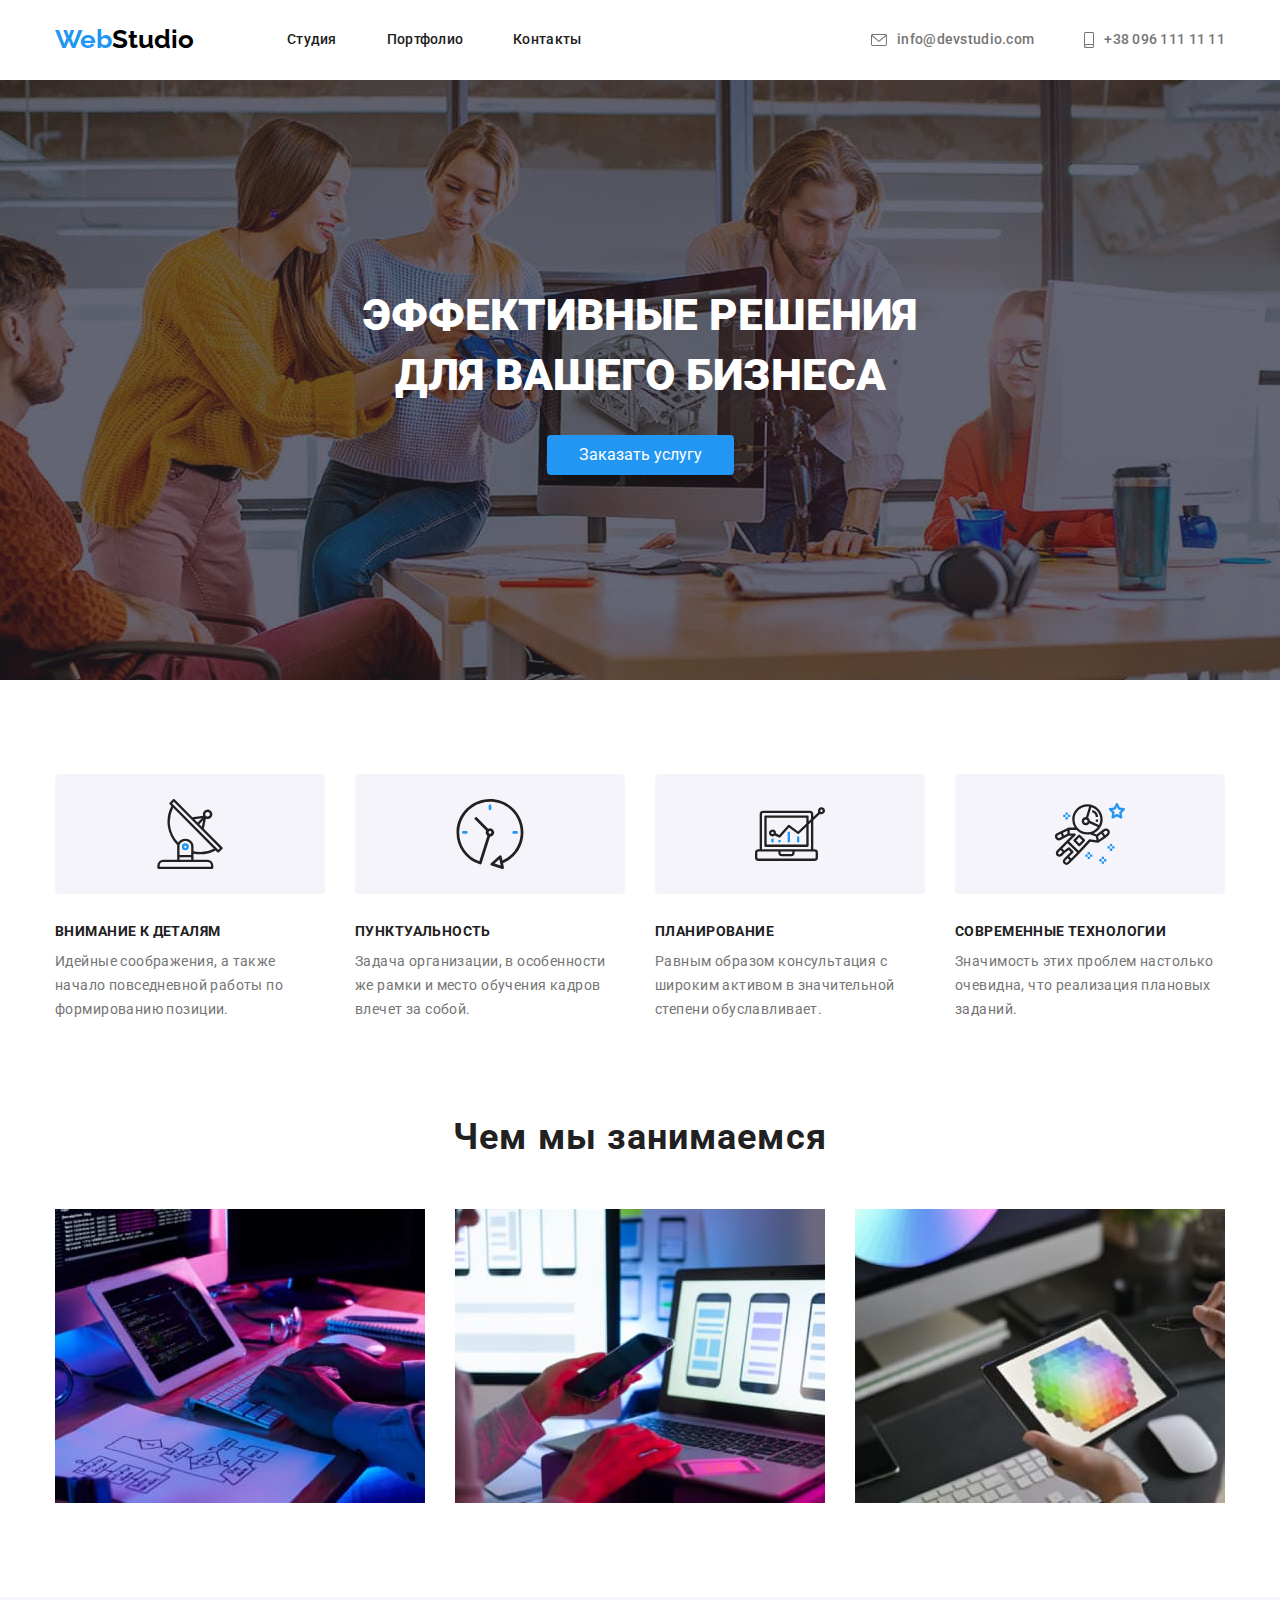
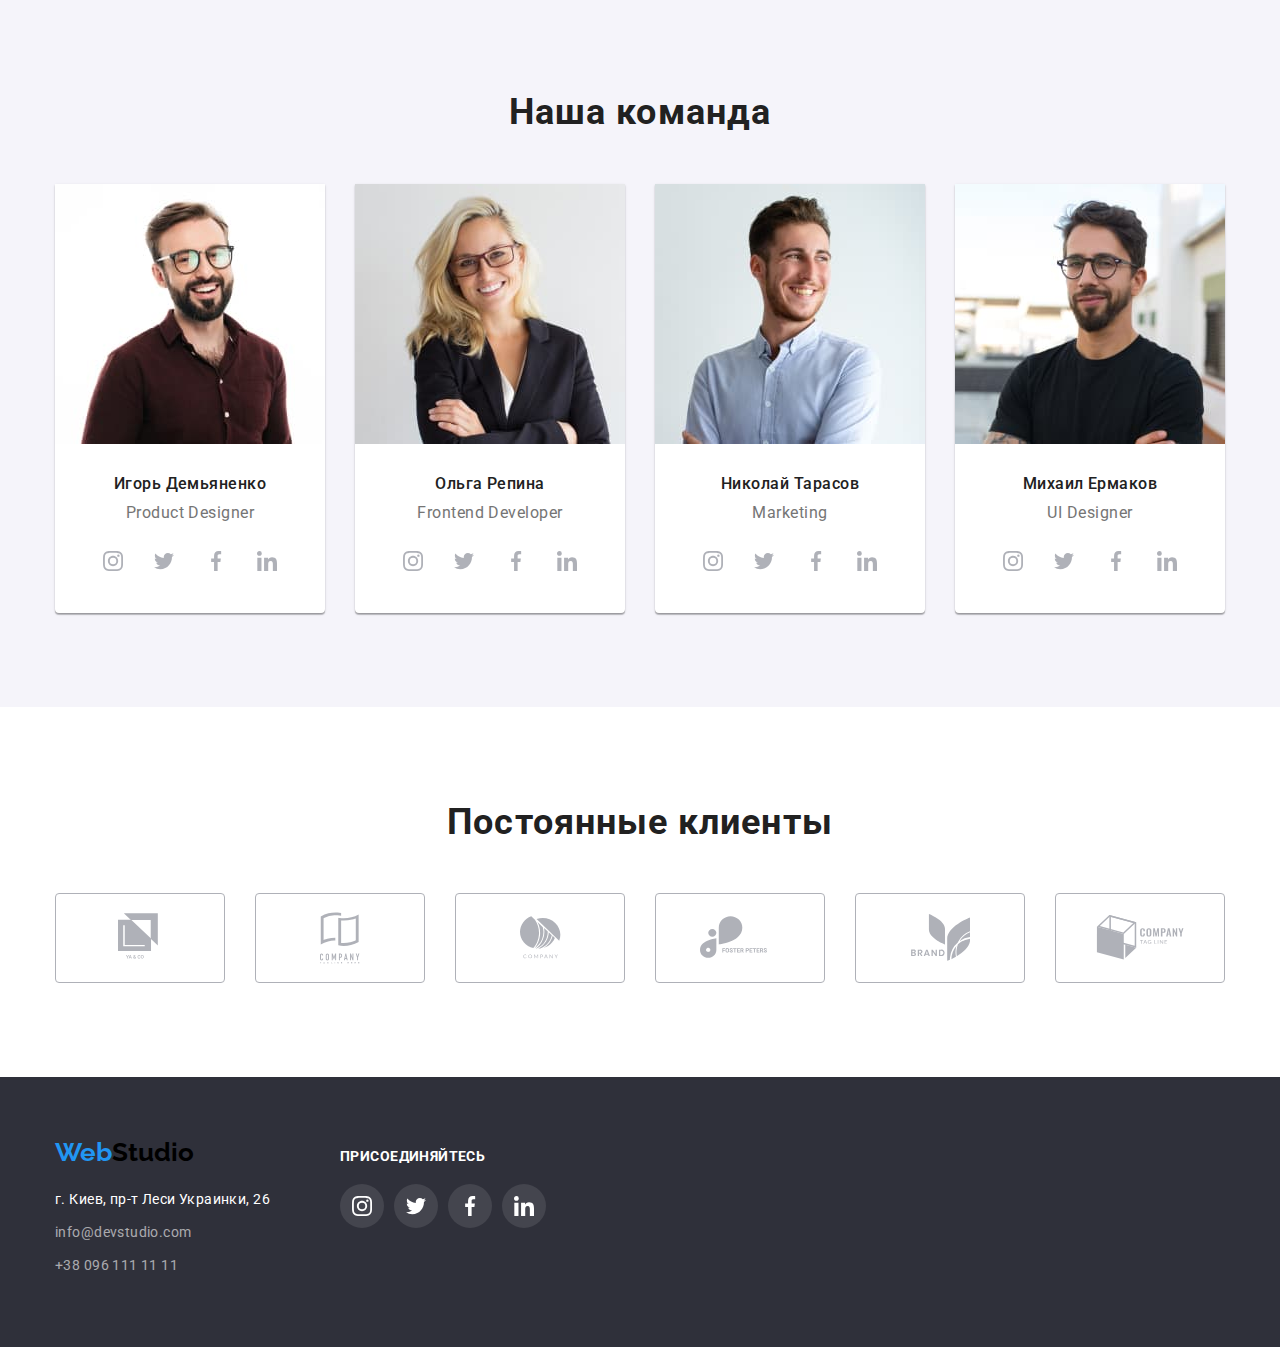
<file: index.html>
<!DOCTYPE html>
<html lang="ru">
<head>
    <meta charset="UTF-8">
    <meta name="viewport" content="width=device-width, initial-scale=1.0">
    <title>Студия</title>
    <link rel="preconnect" href="https://fonts.gstatic.com">
    <link href="https://fonts.googleapis.com/css2?family=Raleway:wght@700&family=Roboto:wght@400;500;700&display=swap" rel="stylesheet">
    <link rel="stylesheet" href="https://cdnjs.cloudflare.com/ajax/libs/modern-normalize/1.0.0/modern-normalize.min.css">
    <link rel="stylesheet" href="./css/style.css">
</head>
<body>
    <header class="header">
        <div class="container flex">
            <nav class="nav-container flex">
                <a href="./index.html" class="logo color-logo">
                    <span class="color-link">Web</span>Studio
                </a>
                <ul class="nav list flex">
                    <li class="nav-item">
                        <a href="./index.html" class="nav-link color-main">Студия</a>
                    </li>
                    <li class="nav-item">
                        <a href="./portfolio.html" class="nav-link color-main">Портфолио</a>
                    </li>
                    <li class="nav-item">
                        <a href="" class="nav-link color-main">Контакты</a>
                    </li>
                </ul>
            </nav>    
            <ul class="contacts list flex">
                <li class="contacts-item">
                    <a href="mailto:info@devstudio.com" class="contacts-link color-secondary">
                        <svg class="sprite-mail" width="16" height="12">
                            <use href="./images/symbol-defs.svg#icon-envelope"></use>
                        </svg>
                        info@devstudio.com</a>
                </li>
                <li class="contacts-item">
                    <a href="tel:+380961111111" class="contacts-link color-secondary">
                        <svg class="sprite-tel" width="10" height="16">
                            <use href="./images/symbol-defs.svg#icon-smartphone"></use>
                        </svg>
                        +38 096 111 11 11</a>
                </li>
            </ul>
        </div>
    </header>
    <main>
        <section class="hero">
            <div class="hero-overlay flex">
                <div class="hero-container">
                    <h1 class="color-hero hero-title">Эффективные решения для вашего бизнеса</h1>
                    <a href="" class="color-hero hero-link">Заказать услугу</a>
                </div>
            </div>
        </section>
        <section class="section">
            <div class="container">
                <h2 class="visually-hidden">Преимущества работы с нами</h2>
                <ul class="advantages list flex">
                    <li class="advantages-item">
                        <div class="icon-advantages">
                            <svg class="sprite" width="70" height="70">
                                <use href="./images/symbol-defs.svg#icon-antenna"></use>
                            </svg>
                        </div>
                        <h3 class="advantages-title color-main">Внимание к деталям</h3>
                        <p class="advantages-text color-secondary">Идейные соображения, а также начало повседневной работы по формированию позиции.</p>
                    </li>
                    <li class="advantages-item">
                        <div class="icon-advantages">
                            <svg class="sprite" width="70" height="70">
                                <use href="./images/symbol-defs.svg#icon-clock"></use>
                            </svg>
                        </div>
                        <h3 class="advantages-title color-main">Пунктуальность</h3>
                        <p class="advantages-text color-secondary">Задача организации, в особенности же рамки и место обучения кадров влечет за собой.</p>
                    </li>
                    <li class="advantages-item">
                        <div class="icon-advantages">
                            <svg class="sprite" width="70" height="70">
                                <use href="./images/symbol-defs.svg#icon-diagram"></use>
                            </svg>
                        </div>
                        <h3 class="advantages-title color-main">Планирование</h3>
                        <p class="advantages-text color-secondary">Равным образом консультация с широким активом в значительной степени обуславливает.</p>
                    </li>
                    <li class="advantages-item">
                        <div class="icon-advantages">
                            <svg class="sprite" width="70" height="70">
                                <use href="./images/symbol-defs.svg#icon-astronaut"></use>
                            </svg>
                        </div>
                        <h3 class="advantages-title color-main">Современные технологии</h3>
                        <p class="advantages-text color-secondary">Значимость этих проблем настолько очевидна, что реализация плановых заданий.</p>
                    </li>
                </ul>
            </div>
        </section>
        <section class="projects section">
            <div class="container">
                <h2 class="title-section color-main">Чем мы занимаемся</h2>
                <div class="project-container flex">
                    <img src="./images/tabl.jpg" alt="На фотографии планшет" width="370" height="294" class="projects-img">
                    <img src="./images/tel.jpg" alt="На фотографии телефон" width="370" height="294" class="projects-img">
                    <img src="./images/tabl2.jpg" alt="На фотографии компьютер и телефон" width="370" height="294" class="projects-img">
                </div>
            </div>
        </section>
        <section class="section-teams section">
            <div class="container">
                <h2 class="title-section color-main">Наша команда</h2>
                <ul class="teams list flex">
                    <li class="teams-items">
                        <img src="./images/prod.jpg" alt="На фотографии Игорь Демьяненко" width="270" height="260" class="list-img">
                        <div class="teams-cont">
                            <h3 class="color-main teams-title">Игорь Демьяненко</h3>
                            <p class="color-secondary teams-text">Product Designer</p>
                            <ul class="teams-social list flex">
                                <li class="social-icon">
                                    <a href="" class="social-link">
                                        <svg class="icon-social" width="20" height="20">
                                            <use href="./images/symbol-defs.svg#icon-instagram"></use>
                                        </svg>
                                    </a>
                                </li>
                                <li class="social-icon">
                                    <a href="" class="social-link">
                                        <svg class="icon-social" width="20" height="20">
                                            <use href="./images/symbol-defs.svg#icon-twitter"></use>
                                        </svg>
                                    </a>
                                </li>
                                <li class="social-icon">
                                    <a href="" class="social-link">
                                        <svg class="icon-social" width="20" height="20">
                                            <use href="./images/symbol-defs.svg#icon-facebook"></use>
                                        </svg>
                                    </a>
                                </li>
                                <li class="social-icon">
                                    <a href="" class="social-link">
                                        <svg class="icon-social" width="20" height="20">
                                            <use href="./images/symbol-defs.svg#icon-linkedin"></use>
                                        </svg>
                                    </a>
                                </li>
                            </ul>
                        </div>
                        </li>
                    <li class="teams-items">
                        <img src="./images/dev.jpg" alt="На фотографии Ольга Репина" width="270" height="260" class="list-img">
                        <div class="teams-cont">
                            <h3 class="color-main teams-title">Ольга Репина</h3>
                            <p class="color-secondary teams-text">Frontend Developer</p>
                            <ul class="teams-social list flex">
                                <li class="social-icon">
                                    <a href="" class="social-link">
                                        <svg class="icon-social" width="20" height="20">
                                            <use href="./images/symbol-defs.svg#icon-instagram"></use>
                                        </svg>
                                    </a>
                                </li>
                                <li class="social-icon">
                                    <a href="" class="social-link">
                                        <svg class="icon-social" width="20" height="20">
                                            <use href="./images/symbol-defs.svg#icon-twitter"></use>
                                        </svg>
                                    </a>
                                </li>
                                <li class="social-icon">
                                    <a href="" class="social-link">
                                        <svg class="icon-social" width="20" height="20">
                                            <use href="./images/symbol-defs.svg#icon-facebook"></use>
                                        </svg>
                                    </a>
                                </li>
                                <li class="social-icon">
                                    <a href="" class="social-link">
                                        <svg class="icon-social" width="20" height="20">
                                            <use href="./images/symbol-defs.svg#icon-linkedin"></use>
                                        </svg>
                                    </a>
                                </li>
                            </ul>
                        </div>
                        </li>
                    <li class="teams-items">
                        <img src="./images/mark.jpg" alt="На фотографии Николай Тарасов" width="270" height="260" class="list-img">
                        <div class="teams-cont">
                            <h3 class="color-main teams-title">Николай Тарасов</h3>
                            <p class="color-secondary teams-text">Marketing</p>
                            <ul class="teams-social list flex">
                                <li class="social-icon">
                                    <a href="" class="social-link">
                                        <svg class="icon-social" width="20" height="20">
                                            <use href="./images/symbol-defs.svg#icon-instagram"></use>
                                        </svg>
                                    </a>
                                </li>
                                <li class="social-icon">
                                    <a href="" class="social-link">
                                        <svg class="icon-social" width="20" height="20">
                                            <use href="./images/symbol-defs.svg#icon-twitter"></use>
                                        </svg>
                                    </a>
                                </li>
                                <li class="social-icon">
                                    <a href="" class="social-link">
                                        <svg class="icon-social" width="20" height="20">
                                            <use href="./images/symbol-defs.svg#icon-facebook"></use>
                                        </svg>
                                    </a>
                                </li>
                                <li class="social-icon">
                                    <a href="" class="social-link">
                                        <svg class="icon-social" width="20" height="20">
                                            <use href="./images/symbol-defs.svg#icon-linkedin"></use>
                                        </svg>
                                    </a>
                                </li>
                            </ul>
                        </div>
                        </li>
                    <li class="teams-items">
                        <img src="./images/ui.jpg" alt="На фотографии Михаил Ермаков" width="270" height="260" class="list-img">
                        <div class="teams-cont">
                            <h3 class="color-main teams-title">Михаил Ермаков</h3>
                            <p class="color-secondary teams-text">UI Designer</p>
                            <ul class="teams-social list flex">
                                <li class="social-icon">
                                    <a href="" class="social-link">
                                        <svg class="icon-social" width="20" height="20">
                                            <use href="./images/symbol-defs.svg#icon-instagram"></use>
                                        </svg>
                                    </a>
                                </li>
                                <li class="social-icon">
                                    <a href="" class="social-link">
                                        <svg class="icon-social" width="20" height="20">
                                            <use href="./images/symbol-defs.svg#icon-twitter"></use>
                                        </svg>
                                    </a>
                                </li>
                                <li class="social-icon">
                                    <a href="" class="social-link">
                                        <svg class="icon-social" width="20" height="20">
                                            <use href="./images/symbol-defs.svg#icon-facebook"></use>
                                        </svg>
                                    </a>
                                </li>
                                <li class="social-icon">
                                    <a href="" class="social-link">
                                        <svg class="icon-social" width="20" height="20">
                                            <use href="./images/symbol-defs.svg#icon-linkedin"></use>
                                        </svg>
                                    </a>
                                </li>
                            </ul>
                        </div>
                        </li>
                </ul>
            </div>
        </section>
        <section class="section-clients">
            <div class="container">
                <h2 class="clients-title">Постоянные клиенты</h2>
                <ul class="list flex">
                    <li class="list-clients">
                        <a href="" class="link-clients">
                            <svg class="sprite-ya" width="44" height="49">
                                <use href="./images/symbol-defs.svg#icon-logoYa"></use>
                            </svg>
                        </a>
                    </li>
                    <li class="list-clients">
                        <a href="" class="link-clients">
                            <svg class="sprite-tagline" width="40" height="52">
                                <use href="./images/symbol-defs.svg#icon-logoTag"></use>
                            </svg>
                        </a>
                    </li>
                    <li class="list-clients">
                        <a href="" class="link-clients">
                            <svg class="sprite-comp" width="41" height="43">
                                <use href="./images/symbol-defs.svg#icon-logoComp"></use>
                            </svg>
                        </a>
                    </li>
                    <li class="list-clients">
                        <a href="" class="link-clients">
                            <svg class="sprite-foster" width="80" height="43">
                                <use href="./images/symbol-defs.svg#icon-logoFoster"></use>
                            </svg>
                        </a>
                    </li>
                    <li class="list-clients">
                        <a href="" class="link-clients">
                            <svg class="sprite-brand" width="59" height="47">
                                <use href="./images/symbol-defs.svg#icon-logoBrand"></use>
                            </svg>
                        </a>
                    </li>
                    <li class="list-clients">
                        <a href="" class="link-clients">
                            <svg class="sprite-tag" width="89" height="45">
                                <use href="./images/symbol-defs.svg#icon-logoLine"></use>
                            </svg>
                        </a>
                    </li>
                </ul>
            </div>
        </section>
    </main>
    <footer class="footer">
        <div class="container flex">
            <div class="footer-address">
                <a href="./index.html" class="logo color-logo">
                    <span class="color-link">Web</span>Studio
                </a>
                <address class="address color-hero">
                    <ul class="list">
                        <li class="address-item">г. Киев, пр-т Леси Украинки, 26</li>
                        <li class="address-item"><a href="mailto:info@devstudio.com" class="address-color">info@devstudio.com</a></li>
                        <li class="address-item"><a href="tel:+380961111111" class="address-color">+38 096 111 11 11</a></li>
                    </ul>
                </address>
            </div>
            <div class="footer-join">
                <h2 class="join-title">присоединяйтесь</h2>
                <ul class="list flex">
                    <li class="join-list">
                        <a href="" class="join-link">
                            <svg class="icon-join" width="20" height="20">
                                <use href="./images/symbol-defs.svg#icon-instagramFooter"></use>
                            </svg>
                        </a>
                    </li>
                    <li class="join-list">
                        <a href="" class="join-link">
                            <svg class="icon-join" width="20" height="20">
                                <use href="./images/symbol-defs.svg#icon-twitterFooter"></use>
                            </svg>
                        </a>
                    </li>
                    <li class="join-list">
                        <a href="" class="join-link">
                            <svg class="icon-join" width="20" height="20">
                                <use href="./images/symbol-defs.svg#icon-facebookFooter"></use>
                            </svg>
                        </a>
                    </li>
                    <li class="join-list">
                        <a href="" class="join-link">
                            <svg class="icon-join" width="20" height="20">
                                <use href="./images/symbol-defs.svg#icon-linkedinFooter"></use>
                            </svg>
                        </a>
                    </li>
                </ul>
            </div>
        </div>
    </footer>
</body>
</html>
</file>
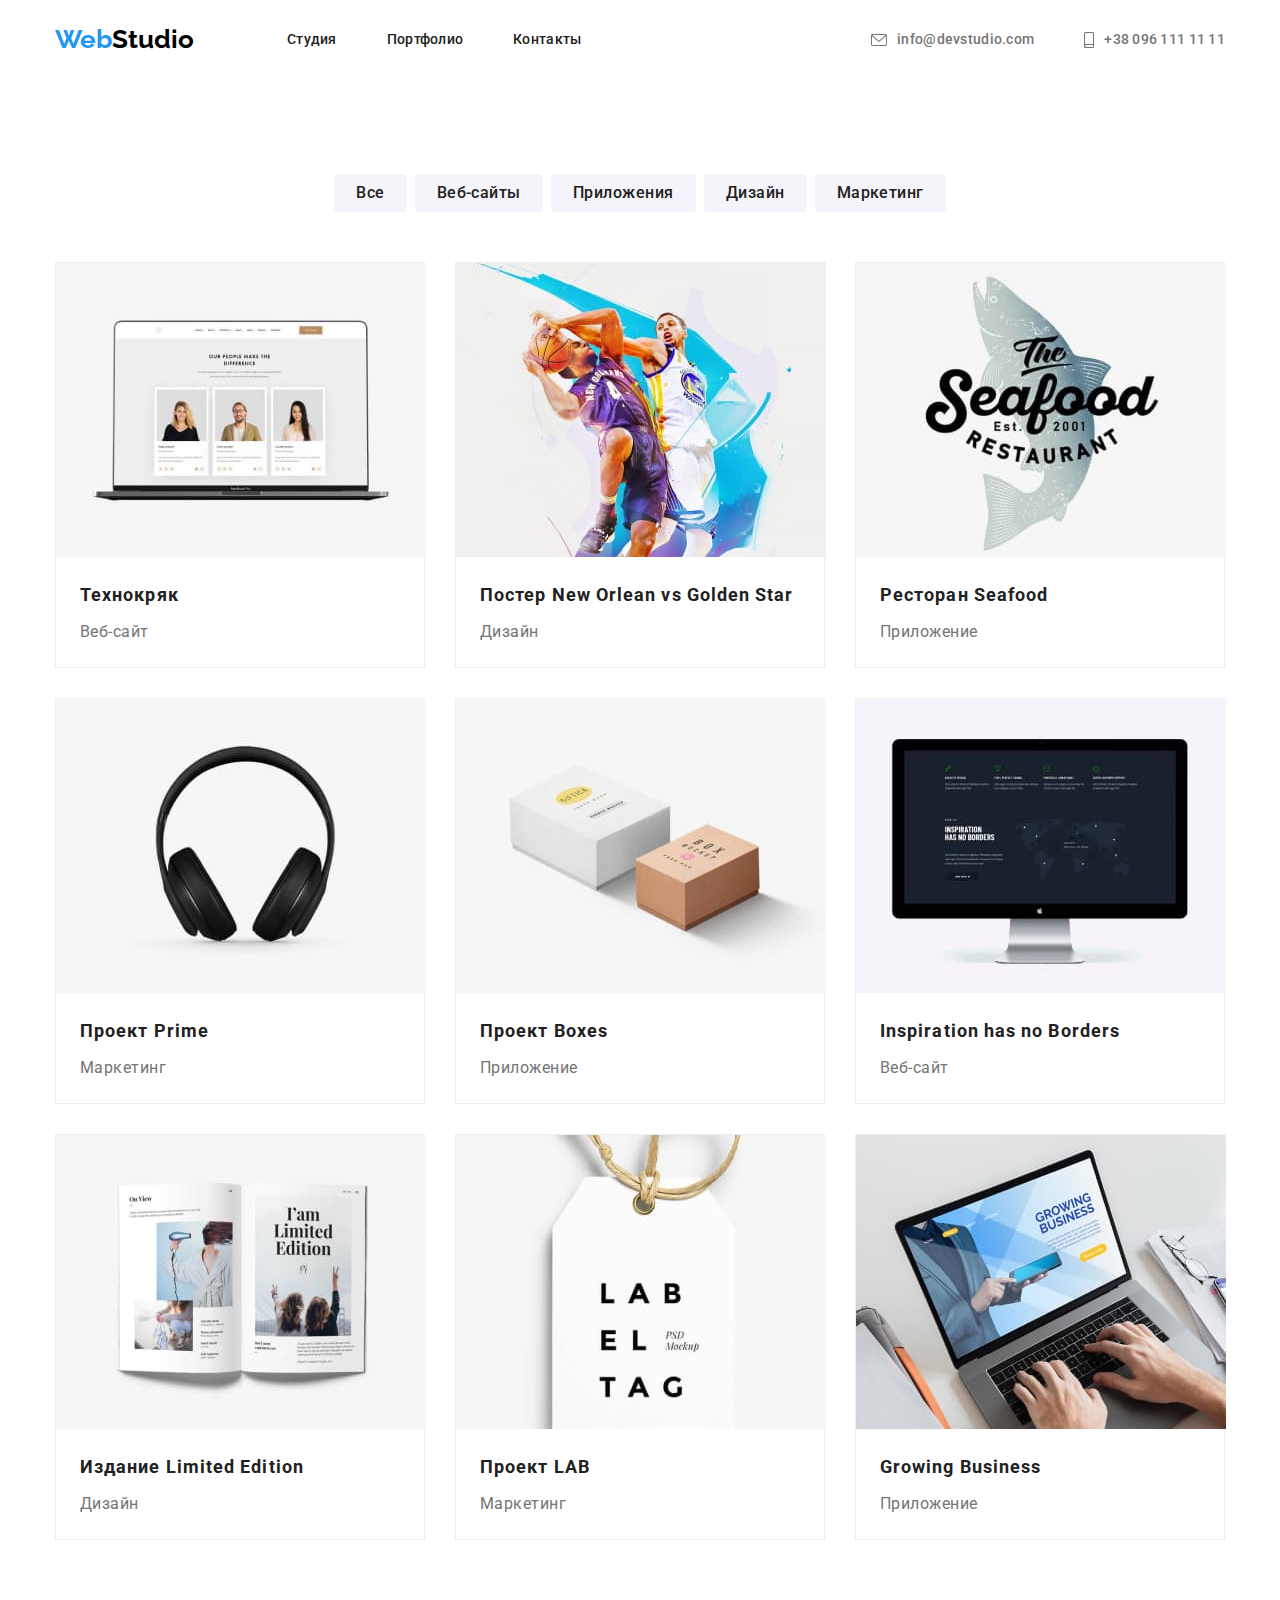
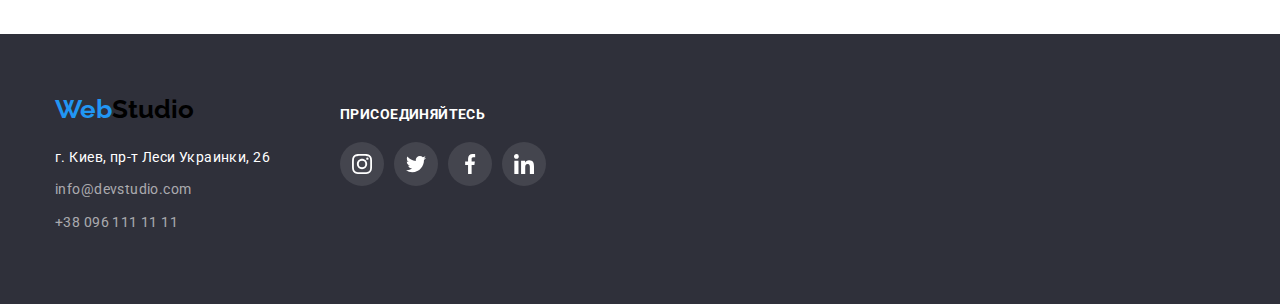
<file: portfolio.html>
<!DOCTYPE html>
<html lang="ru">
<head>
    <meta charset="UTF-8">
    <meta name="viewport" content="width=device-width, initial-scale=1.0">
    <title>Студия</title>
    <link rel="preconnect" href="https://fonts.gstatic.com">
    <link href="https://fonts.googleapis.com/css2?family=Raleway:wght@700&family=Roboto:ital,wght@0,500;0,700;1,400&display=swap" rel="stylesheet">
    <link rel="stylesheet" href="https://cdnjs.cloudflare.com/ajax/libs/modern-normalize/1.0.0/modern-normalize.min.css">
    <link rel="stylesheet" href="./css/style.css">
</head>
<body>
    <header class="header">
        <div class="container flex">
            <nav class="nav-container flex">
                <a href="./index.html" class="logo color-logo">
                    <span class="color-link">Web</span>Studio
                </a>
                <ul class="nav list flex">
                    <li class="nav-item">
                        <a href="./index.html" class="nav-link color-main">Студия</a>
                    </li>
                    <li class="nav-item">
                        <a href="./portfolio.html" class="nav-link color-main">Портфолио</a>
                    </li>
                    <li class="nav-item">
                        <a href="" class="nav-link color-main">Контакты</a>
                    </li>
                </ul>
            </nav>    
            <ul class="contacts list flex">
                <li class="contacts-item">
                    <a href="mailto:info@devstudio.com" class="contacts-link color-secondary">
                        <svg class="sprite-mail" width="16" height="12">
                            <use href="./images/symbol-defs.svg#icon-envelope"></use>
                        </svg>
                        info@devstudio.com</a>
                </li>
                <li class="contacts-item">
                    <a href="tel:+380961111111" class="contacts-link color-secondary">
                        <svg class="sprite-tel" width="10" height="16">
                            <use href="./images/symbol-defs.svg#icon-smartphone"></use>
                        </svg>
                        +38 096 111 11 11</a>
                </li>
            </ul>
        </div>
    </header>
    <main>
        <section class="section">
            <div class="container">
                <h1 class="visually-hidden">Наши проекты</h1>
                <ul class="list filter flex">
                    <li class="filer-items"><button type="button" class="list-button color-main">Все</button></li>
                    <li class="filer-items"><button type="button" class="list-button color-main">Веб-сайты</button></li>
                    <li class="filer-items"><button type="button" class="list-button color-main">Приложения</button></li>
                    <li class="filer-items"><button type="button" class="list-button color-main">Дизайн</button></li>
                    <li class="filer-items"><button type="button" class="list-button color-main">Маркетинг</button></li>
                </ul>
                <ul class="list employment">
                    <li class="list-item">
                        <a href="" class="link-employment">
                            <img src="./images/site.jpg" alt="Картинка веб-сайта Технокряк" width="370" height="294" class="list-img">
                            <div class="list-cont">
                                <h2 class="list-title color-main">Технокряк</h2>
                                <p class="list-text color-secondary">Веб-сайт</p>
                            </div>
                        </a>
                    </li>
                    <li class="list-item">
                        <a href="" class="link-employment">
                            <img src="./images/basketball.jpg" alt="Постер New Orlean vs Golden Star" width="370" height="294" class="list-img">
                            <div class="list-cont">
                                <h2 class="list-title color-main">Постер New Orlean vs Golden Star</h2>
                                <p class="list-text color-secondary">Дизайн</p>
                            </div>
                        </a>
                    </li>
                    <li class="list-item">
                        <a href="" class="link-employment">
                            <img src="./images/rest.jpg" alt="Картинка приложения ресторана Seafood" width="370" height="294" class="list-img">
                            <div class="list-cont">
                                <h2 class="list-title color-main">Ресторан Seafood</h2>
                                <p class="list-text color-secondary">Приложение</p>
                            </div>
                        </a>
                    </li>
                    <li class="list-item">
                        <a href="" class="link-employment">
                            <img src="./images/prime.jpg" alt="Картинка проекта Prime" width="370" height="294" class="list-img">
                            <div class="list-cont">
                                <h2 class="list-title color-main">Проект Prime</h2>
                                <p class="list-text color-secondary">Маркетинг</p>
                            </div>
                        </a>
                    </li>
                    <li class="list-item">
                        <a href="" class="link-employment">
                            <img src="./images/boxes.jpg" alt="Картинка проекта Boxes" width="370" height="294" class="list-img">
                            <div class="list-cont">
                                <h2 class="list-title color-main">Проект Boxes</h2>
                                <p class="list-text color-secondary">Приложение</p>
                            </div>
                        </a>
                    </li>
                    <li class="list-item">
                        <a href="" class="link-employment">
                            <img src="./images/web-site.jpg" alt="Картинка веб-сайта" width="370" height="294" class="list-img">
                            <div class="list-cont">
                                <h2 class="list-title color-main">Inspiration has no Borders</h2>
                                <p class="list-text color-secondary">Веб-сайт</p>
                            </div>
                        </a>
                    </li>
                    <li class="list-item">
                        <a href="" class="link-employment">
                           <img src="./images/limited.jpg" alt="Картинка с книгой" width="370" height="294" class="list-img">
                            <div class="list-cont">
                                <h2 class="list-title color-main">Издание Limited Edition</h2>
                                <p class="list-text color-secondary">Дизайн</p>
                            </div> 
                        </a>
                    </li>
                    <li class="list-item">
                        <a href="" class="link-employment">
                            <img src="./images/lab.jpg" alt="Картинка проекта Lab" width="370" height="294" class="list-img">
                            <div class="list-cont">
                                <h2 class="list-title color-main">Проект LAB</h2>
                                <p class="list-text color-secondary">Маркетинг</p>
                            </div>
                        </a>
                    </li>
                    <li class="list-item">
                        <a href="" class="link-employment">
                            <img src="./images/business.jpg" alt="Картинка приложения Growing Business" width="370" height="294" class="list-img">
                            <div class="list-cont">
                                <h2 class="list-title color-main">Growing Business</h2>
                                <p class="list-text color-secondary">Приложение</p>
                            </div>
                        </a>
                    </li>
                </ul>
            </div>
        </section>
    </main>
    <footer class="footer">
        <div class="container flex">
            <div class="footer-address">
                <a href="./index.html" class="logo color-logo">
                    <span class="color-link">Web</span>Studio
                </a>
                <address class="address color-hero">
                    <ul class="list">
                        <li class="address-item">г. Киев, пр-т Леси Украинки, 26</li>
                        <li class="address-item"><a href="mailto:info@devstudio.com" class="address-color">info@devstudio.com</a></li>
                        <li class="address-item"><a href="tel:+380961111111" class="address-color">+38 096 111 11 11</a></li>
                    </ul>
                </address>
            </div>
            <div class="footer-join">
                <h2 class="join-title">присоединяйтесь</h2>
                <ul class="list flex">
                    <li class="join-list">
                        <a href="" class="join-link">
                            <svg class="icon-join" width="20" height="20">
                                <use href="./images/symbol-defs.svg#icon-instagramFooter"></use>
                            </svg>
                        </a>
                    </li>
                    <li class="join-list">
                        <a href="" class="join-link">
                            <svg class="icon-join" width="20" height="20">
                                <use href="./images/symbol-defs.svg#icon-twitterFooter"></use>
                            </svg>
                        </a>
                    </li>
                    <li class="join-list">
                        <a href="" class="join-link">
                            <svg class="icon-join" width="20" height="20">
                                <use href="./images/symbol-defs.svg#icon-facebookFooter"></use>
                            </svg>
                        </a>
                    </li>
                    <li class="join-list">
                        <a href="" class="join-link">
                            <svg class="icon-join" width="20" height="20">
                                <use href="./images/symbol-defs.svg#icon-linkedinFooter"></use>
                            </svg>
                        </a>
                    </li>
                </ul>
            </div>
        </div>
    </footer>
</body>
</html>
</file>
<file: css/style.css>
:root {
  --color-link: #2196F3;
  --color-logo: #000000;
  --color-main: #212121;
  --color-secondary: #757575;
  --color-hero: #ffffff;
  --bg-hero: #2F303A;
  --bg-section: #F5F4FA;
  --bg-footer: #2F303A;
  --icon-social: #AFB1B8;
}

.list {
  list-style: none;
  margin: 0;
  padding-left: 0;
}

body {
  font-family: "Roboto", sans-serif;
  line-height: 1.2;
  background-color: var(--color-hero);
}

.container {
  width: 1200px;
  margin: 0 auto;
  padding-left: 15px;
  padding-right: 15px;
}

.section {
  padding-top: 94px;
  padding-bottom: 94px;
}

/* Color */

.color-logo {
  color: var(--color-logo);
}

.color-link, .nav-link:hover, .nav-link:focus, .contacts-link:hover, .contacts-link:focus {
  color: var(--color-link);
}

.color-secondary {
  color: var(--color-secondary);
}

.color-main {
  color: var(--color-main);
}

.color-hero {
  color: var(--color-hero);
}

/* Logo */

.logo {
  font-family: "Raleway", sans-serif;
  font-weight: 700;
  font-size: 26px;
  text-decoration: none;
}

/* Nav */

.flex {
  display: flex;
}

.header .container, .nav-container {
  align-items: center;
}

.header .container {
  min-height: 80px;
}

.contacts {
  margin-left: auto;
}

.nav-link, .contacts-link {
  display: flex;
  align-items: center;
  font-weight: 500;
  font-size: 14px;
  line-height: 1.14;
  letter-spacing: 0.02em;
  text-decoration: none;
}

.nav-link {
  display: block;
}

.nav-container .logo {
  margin-right: 93px;
}

.nav-item:nth-child(n + 1) {
  margin-right: 50px;
}

.nav-item:last-child {
  margin-right: 0;
}

.contacts-item:last-child {
  margin-left: 50px;
}

.sprite-mail, .sprite-tel {
  fill: var(--color-secondary);
  margin-right: 10px;
}

.contacts-link:hover .sprite-mail, .contacts-link:hover .sprite-tel {
  fill: var(--color-link);
}


/* .mail-link::before {
  content: "";
  display: inline-flex;
  width: 16px;
  height: 12px;
  background-image: url(../images/envelope.svg);
  margin-right: 10px;
} */

.tel-link::before {
  content: "";
  display: inline-flex;
  width: 10px;
  height: 16px;
  background-image: url(../images/smartphone.svg);
  margin-right: 10px;
}

/* Hero */

/* .hero {
  background-color: var(--bg-hero);
} */

.hero-overlay {
  max-width: 1600px;
  min-height: 600px;
  background-image: linear-gradient(to right, rgba(47, 48, 58, 0.4), rgba(47, 48, 58, 0.4)), url(../images/bg-header.jpg);
  background-color: var(--bg-hero);
  background-repeat: no-repeat;
  background-size: cover;
  background-position: center;
  text-align: center;
  align-items: center;
  justify-content: center;
  margin: 0 auto;
}

.hero-container {
  width: 646px;
}

.hero-link {
  display: inline-block;
  padding: 10px 32px;
  text-decoration: none;
  background-color: var(--color-link);
  box-shadow: 0px 4px 4px rgba(0, 0, 0, 0.15);
  border-radius: 4px;
}

.hero-title {
  font-weight: 900;
  font-size: 44px;
  line-height: 60px;
  text-transform: uppercase;
  margin-top: 0;
  margin-bottom: 30px;
}

/* Advantages */

.advantages-item {
  width: calc((100% - 60px) / 3);
  margin-right: 30px;
}

.advantages-item:last-child {
  margin-right: 0;
}

/* .advantages-item::before {
  content: "";
  display: block;
  height: 120px;
  background-color: var(--bg-section);
  border-radius: 4px;
  margin-bottom: 30px;
  background-repeat: no-repeat;
  background-position: center;
}

.advantages-item:nth-child(1):before {
  background-image: url(../images/antenna.svg);
}

.advantages-item:nth-child(2):before {
  background-image: url(../images/clock.svg);
}

.advantages-item:nth-child(3):before {
  background-image: url(../images/diagram.svg);
}

.advantages-item:nth-child(4):before {
  background-image: url(../images/astronaut.svg);
} */

.icon-advantages {
  display: flex;
  justify-content: center;
  align-items: center;
  background-color: var(--bg-section);
  border-radius: 4px;
  margin: auto;
  height: 120px;
  margin-bottom: 30px;
}

.advantages-title {
  font-weight: 700;
  font-size: 14px;
  line-height: 1.14;
  letter-spacing: 0.03em;
  text-transform: uppercase;
  margin-top: 0;
  margin-bottom: 10px;
}

.advantages-text, .address {
  font-weight: 400;
  font-size: 14px;
  line-height: 1.71;
  letter-spacing: 0.03em;
  font-style: normal;
}

.advantages-text {
  margin-top: 0;
  margin-bottom: 0;
}

/* Projects */

.projects.section {
  padding-top: 0;
}

.projects-img {
  margin-right: 30px;
}

.projects-img:last-child {
  margin-right: 0;
}

/* Section title */

.title-section {
  font-weight: 700;
  font-size: 36px;
  text-align: center;
  letter-spacing: 0.03em;
  margin-top: 0;
  margin-bottom: 50px;
}

/* Teams */

.section-teams {
  background-color: var(--bg-section);
}

.list-img {
  display: block;
}

.teams-cont {
  padding: 30px 32px;
}

.teams-items {
  width: calc((100% - 90px) / 4);
  background: var(--color-hero);
  margin-right: 30px;
  box-shadow: 0px 1px 3px rgba(0, 0, 0, 0.12),
  0px 1px 1px rgba(0, 0, 0, 0.14),
  0px 2px 1px rgba(0, 0, 0, 0.2);
  border-radius: 0px 0px 4px 4px;
}

.teams-items:last-child {
  margin-right: 0;
}

.teams-title {
  font-weight: 500;
  font-size: 16px;
  text-align: center;
  letter-spacing: 0.03em;
  margin-top: 0;
  margin-bottom: 10px;
}

.teams-text {
  font-weight: 400;
  font-size: 16px;
  text-align: center;
  letter-spacing: 0.03em;
  margin-top: 0;
  margin-bottom: 16px;
}

.teams-social {
  justify-content: space-around;
}

.social-link {
  display: flex;
  justify-content: center;
  align-items: center;
  width: 44px;
  height: 44px;
  border-radius: 50%;
}

.icon-social {
  fill: var(--icon-social);
}

.social-link:hover {
  background-color: var(--color-link);
}

.social-link:hover .icon-social {
  fill: var(--color-hero);
}

/* Clients */

.section-clients {
  padding-top: 94px;
  padding-bottom: 94px;
}

.clients-title {
  margin-top: 0;
  font-weight: 700;
  font-size: 36px;
  line-height: 42px;
  text-align: center;
  letter-spacing: 0.03em;
  color: var(--color-main);
  margin-bottom: 50px;
}

.link-clients {
  display: flex;
  justify-content: center;
  align-items: center;
  width: 170px;
  height: 90px;
  border: 1px solid #AFB1B8;
  border-radius: 4px;
}

.link-clients:hover {
  border: 1px solid var(--color-link);
}

.link-clients:hover > svg {
  fill: var(--color-link);
}

.sprite-tagline {
  fill: var(--icon-social);
}

.sprite-comp {
  fill: var(--icon-social);
}

.sprite-foster {
  fill: var(--icon-social);
}

.sprite-brand {
  fill: var(--icon-social);
}

.sprite-tag {
  fill: var(--icon-social);
}

.list-clients {
  margin-right: 30px;
}

.list-clients:last-child {
  margin-right: 0;
}

.sprite-ya {
  fill: var(--icon-social);
}

/* Footer */

.footer {
  background-color: var(--bg-footer);
  padding-top: 60px;
  padding-bottom: 60px;
}

.address {
  margin-top: 20px;
}

.address-color {
  text-decoration: none;
  color: rgba(255, 255, 255, 0.6);
}

.address-item {
  margin-bottom: 9px;
}

.footer-address {
  margin-right: 70px;
}

.join-title {
  font-weight: 700;
  font-size: 14px;
  line-height: 16px;
  letter-spacing: 0.03em;
  text-transform: uppercase;
  color: var(--color-hero);
  margin-bottom: 20px;
}

.join-list {
  background: rgba(255, 255, 255, 0.1);
  border-radius: 50%;
  margin-right: 10px;
}

.join-list:last-child {
  margin-right: 0;
}

.join-link {
  display: flex;
  justify-content: center;
  align-items: center;
  width: 44px;
  height: 44px;
  border-radius: 50%;
  fill: var(--icon-social);
}

.join-link:hover {
  background-color: var(--color-link);
}

.icon-join {
  fill: var(--color-hero);
}

/* Hidden h2 */

.visually-hidden {
  position: absolute;
  width: 1px;
  height: 1px;
  margin: -1px;
  border: 0;
  padding: 0;
  
  white-space: nowrap;
  clip-path: inset(100%);
  clip: rect(0 0 0 0);
  overflow: hidden;
}

/* Portfolio */

.list-button {
  font-family: 'Roboto', sans-serif;
  font-weight: 500;
  font-size: 16px;
  line-height: 1.63;
  text-align: center;
  letter-spacing: 0.03em;
  padding: 6px 22px;
  border: 0px solid transparent;
  outline: transparent;
  border-radius: 4px;
  background-color: var(--bg-section);
}

.list-button:hover, .list-button:focus {
  cursor: pointer;
  background-color: var(--color-link);
  color: var(--color-hero);
  box-shadow: 0px 3px 1px rgba(0, 0, 0, 0.1), 0px 1px 2px rgba(0, 0, 0, 0.08), 0px 2px 2px rgba(0, 0, 0, 0.12);
}

.list-title {
  font-weight: 700;
  font-size: 18px;
  line-height: 2;
  letter-spacing: 0.06em;
  margin-top: 0;
  margin-bottom: 4px;
}

.list-text {
  font-weight: 400;
  font-size: 16px;
  line-height: 1.88;
  letter-spacing: 0.03em;
  margin-top: 0;
  margin-bottom: 0;
}

.list.filter {
  margin-bottom: 50px;
}

.filter {
  justify-content: center;
}

.filer-items {
  margin-right: 8px;
}

.filer-items:last-child {
  margin-right: 0;
}

.employment  {
  display: flex;
  flex-wrap: wrap;
}

.list-cont {
  padding: 20px 24px;
}

.list-item {
  width: calc((100% - 60px) / 3);
  margin-right: 30px;
  margin-bottom: 30px;
}

.list-item:nth-child(3n) {
  margin-right: 0;
}

.list-item:nth-last-child(-n + 3) {
  margin-bottom: 0;
}

.link-employment {
  display: block;
  text-decoration: none;
  border: 1px solid #EEEEEE;
}

.link-employment:hover {
  box-shadow: 0px 1px 1px rgba(0, 0, 0, 0.12),
  0px 4px 4px rgba(0, 0, 0, 0.06),
  1px 4px 6px rgba(0, 0, 0, 0.16);
}
</file>
